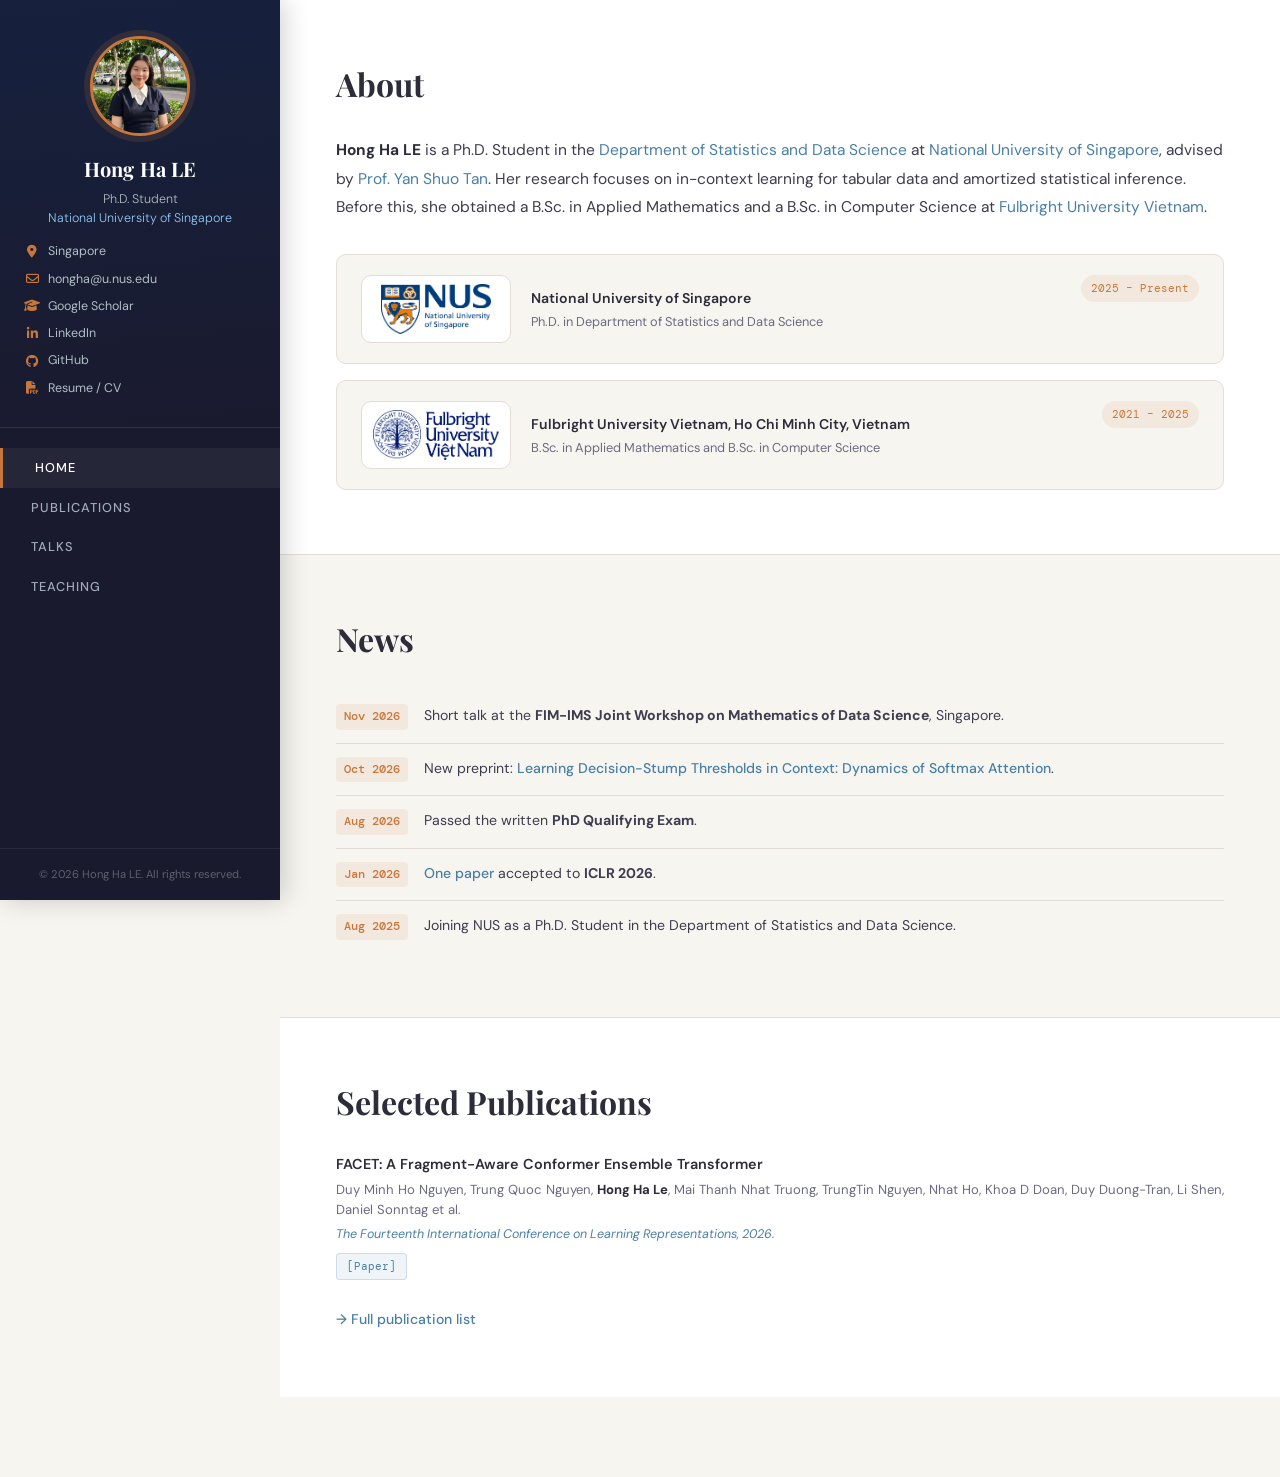
<file: index.html>
<!DOCTYPE HTML>
<html lang="en">

<head>
  <meta charset="utf-8">
  <meta name="viewport" content="width=device-width, initial-scale=1">
  <title> Ha Le</title>
  <link
    href="https://fonts.googleapis.com/css2?family=Playfair+Display:ital,wght@0,400;0,600;0,700;1,400&family=DM+Sans:wght@300;400;500;600&family=DM+Mono:wght@400;500&display=swap"
    rel="stylesheet">
  <link rel="stylesheet" href="https://cdnjs.cloudflare.com/ajax/libs/font-awesome/6.5.0/css/all.min.css">
  <link rel="stylesheet" href="css/style.css">
  <link rel="icon" type="image/jpeg" href="images/avatar.jpg">
</head>

<body>

  <!-- Mobile menu button -->
  <button class="mobile-toggle" id="mobileToggle" aria-label="Open menu">
    <i class="fa fa-bars"></i> Menu
  </button>

  <!-- ── SIDEBAR ──────────────────────────────────────────── -->
  <aside id="sidebar">
    <div class="sidebar-top">
      <div class="avatar-wrap">
        <!-- Replace src with your photo, or remove img for the placeholder icon -->
        <img src="images/avatar.jpg" alt="Hong Ha LE">
        <div class="avatar-placeholder"><i class="fa-solid fa-user"></i></div>
      </div>
      <div class="sidebar-name">Hong Ha LE</div>
      <div class="sidebar-role">
        Ph.D. Student<br>
        <a href="https://nus.edu.sg" target="_blank">National University of Singapore</a>
      </div>
      <div class="sidebar-links">
        <span><i class="fa-solid fa-location-dot"></i> Singapore</span>
        <a href="mailto:hongha@u.nus.edu"><i class="fa-regular fa-envelope"></i> hongha@u.nus.edu</a>
        <a href="https://scholar.google.com/citations?user=NXaNcBgAAAAJ&hl=en" target="_blank"><i
            class="fa-solid fa-graduation-cap"></i> Google Scholar</a>
        <a href="https://www.linkedin.com/in/hale30/" target="_blank"><i class="fa-brands fa-linkedin-in"></i>
          LinkedIn</a>
        <a href="https://github.com/lthha" target="_blank"><i class="fa-brands fa-github"></i> GitHub</a>
        <a href="cv/cv.pdf" target="_blank"><i class="fa-solid fa-file-pdf"></i> Resume / CV</a>
      </div>
    </div>

    <nav>
      <ul>
        <li><a href="index.html" class="nav-link">Home</a></li>
        <li><a href="publications.html" class="nav-link">Publications</a></li>
        <li><a href="talks.html" class="nav-link">Talks</a></li>
        <li><a href="teaching.html" class="nav-link">Teaching</a></li>
      </ul>
    </nav>

    <div class="sidebar-footer">
      &copy; <span id="year"></span> Hong Ha LE. All rights reserved.
    </div>
  </aside>

  <!-- ── MAIN ─────────────────────────────────────────────── -->
  <main id="main">

    <!-- HOME -->
    <section class="section" id="home">
      <div class="fade-in">
        <!-- <div class="section-meta">Hello there!</div> -->
        <h2 class="section-title">About</h2>
      </div>

      <p class="bio-text fade-in">
        <strong>Hong Ha LE</strong> is a Ph.D. Student in the <a href="https://www.stat.nus.edu.sg/">Department of
          Statistics and Data Science</a>
        at <a href="https://nus.edu.sg">National University of Singapore</a>, advised by <a
          href="https://yanshuotan.github.io/">Prof. Yan Shuo Tan</a>.
        Her research focuses on in-context learning for tabular data and amortized statistical inference.
        Before this, she obtained a B.Sc. in Applied Mathematics and a B.Sc. in Computer Science at <a
          href="https://fulbright.edu.vn/">Fulbright University Vietnam</a>.
      </p>

      <div class="edu-cards fade-in">
        <div class="edu-card">
          <img class="edu-logo" src="images/nus_logo_trimmed.png" alt="NUS">
          <div class="edu-info">
            <h4>National University of Singapore</h4>
            <p>Ph.D. in Department of Statistics and Data Science</p>
          </div>
          <span class="edu-badge">2025 – Present</span>
        </div>
        <div class="edu-card">
          <img class="edu-logo" src="images/fulbright_logo.webp" alt="Fulbright">
          <div class="edu-info">
            <h4>Fulbright University Vietnam, Ho Chi Minh City, Vietnam</h4>
            <p>B.Sc. in Applied Mathematics and B.Sc. in Computer Science</p>
          </div>
          <span class="edu-badge">2021 – 2025</span>
        </div>
      </div>
    </section>

    <!-- NEWS -->
    <section class="section" id="news">
      <div class="fade-in">
        <!-- <div class="section-meta">Something Exciting to Share</div> -->
        <h2 class="section-title">News</h2>
      </div>

      <ul class="news-list">
        <li class="news-item fade-in">
          <span class="news-date">Nov 2026</span>
          <span class="news-text">Short talk at the <strong>FIM-IMS Joint Workshop on Mathematics of Data
              Science</strong>, Singapore.</span>
        </li>
        <li class="news-item fade-in">
          <span class="news-date">Oct 2026</span>
          <span class="news-text">New preprint: <a href="https://arxiv.org/abs/2610.07074">Learning Decision-Stump
              Thresholds in Context: Dynamics of Softmax Attention</a>.</span>
        </li>
        <li class="news-item fade-in">
          <span class="news-date">Aug 2026</span>
          <span class="news-text">Passed the written <strong>PhD Qualifying Exam</strong>.</span>
        </li>
        <li class="news-item fade-in">
          <span class="news-date">Jan 2026</span>
          <span class="news-text"><a href="https://openreview.net/pdf?id=cpwbXHvd2h">One paper</a> accepted to
            <strong>ICLR 2026</strong>.</span>
        </li>
        <li class="news-item fade-in">
          <span class="news-date">Aug 2025</span>
          <span class="news-text">Joining NUS as a Ph.D. Student in the Department of Statistics and Data
            Science.</span>
        </li>
      </ul>
    </section>

    <!-- PUBLICATIONS -->
    <section class="section" id="publications">
      <div class="fade-in">
        <!-- <div class="section-meta">Publication</div> -->
        <h2 class="section-title">Selected Publications</h2>
      </div>

      <div class="pub-list">

        <div class="pub-item fade-in">
          <div class="pub-body">
            <div class="pub-title">FACET: A Fragment-Aware Conformer Ensemble Transformer</div>
            <div class="pub-authors">Duy Minh Ho Nguyen, Trung Quoc Nguyen, <strong>Hong Ha Le</strong>, Mai Thanh
              Nhat Truong, TrungTin Nguyen, Nhat Ho, Khoa D Doan, Duy Duong-Tran, Li Shen, Daniel Sonntag et al.</div>
            <div class="pub-venue">The Fourteenth International Conference on Learning Representations, 2026.</div>
            <div class="pub-links">
              <a class="pub-link" href="https://openreview.net/pdf?id=cpwbXHvd2h" target="_blank">[Paper]</a>
            </div>
          </div>
        </div>
      </div>

      <a class="more-link fade-in" href="publications.html">→ Full publication list</a>
    </section>

    <!-- EXPERIENCE (commented out)
    <section class="section" id="experience">
      <div class="fade-in">
        <h2 class="section-title">Experience</h2>
      </div>

      <div class="timeline">
        <div class="timeline-item">
          <div class="timeline-dot"></div>
          <div class="tl-header">
            <div class="tl-company"><a href="https://nus.edu.sg/" target="_blank">National University of
                Singapore</a></div>
            <span class="tl-date">Jan 2026 – Present</span>
          </div>
          <div class="tl-role">Graduate Teaching Assistant</div>
          <div class="tl-desc">ST2334: Probability and Statistics (Spring 2026, Fall 2026)</div>
        </div>

        <div class="timeline-item">
          <div class="timeline-dot"></div>
          <div class="tl-header">
            <div class="tl-company"><a href="https://www.dfki.de/en" target="_blank">German Research Center for
                Artificial Intelligence (DFKI)</a></div>
            <span class="tl-date">Dec 2024 – June 2025</span>
          </div>
          <div class="tl-role">Research Intern</div>
          <div class="tl-desc">Worked on Drug Discovery project using Graph Transformers.</div>
        </div>

        <div class="timeline-item">
          <div class="timeline-dot"></div>
          <div class="tl-header">
            <div class="tl-company"><a href="https://vinbigdata.com/en" target="_blank">VinBigData, Hanoi,
                Vietnam</a></div>
            <span class="tl-date">Jul 2024 – Dec 2024</span>
          </div>
          <div class="tl-role">Research Trainee</div>
          <div class="tl-desc">Application Driven Mathematics Program, focusing on Machine Learning and Data
            Science.</div>
        </div>

        <div class="timeline-item">
          <div class="timeline-dot"></div>
          <div class="tl-header">
            <div class="tl-company"><a href="https://fulbright.edu.vn/" target="_blank">Fulbright University Vietnam</a>
            </div>
            <span class="tl-date">Sep 2022 – Dec 2023</span>
          </div>
          <div class="tl-role">Teaching Assistant</div>
          <div class="tl-desc">CS104: Introduction to Computer Science, MATH308: Statistical Learning, MATH105:
            Introduction to Data Analysis, MATH101: Calculus</div>
        </div>
      </div>
    </section>
    -->

    <!-- RESEARCH (commented out)
    <section class="section" id="research">
      <div class="fade-in">
        <div class="section-meta">Research Activities</div>
        <h2 class="section-title">On-going Projects</h2>
      </div>

      <div class="project-cards">

        <div class="proj-card fade-in">
          <div class="proj-img">
            🔬
          </div>
          <div class="proj-body">
            <div class="proj-title">Project Title One <a href="#" target="_blank">[Project Page]</a></div>
            <p class="proj-meta"><strong>Your Name</strong> leads the AI/ML component of this project.</p>
            <p class="proj-pi"><em>PI:</em> Prof. Advisor Name. <em>Collaborators:</em> Name A, Name B.</p>
          </div>
        </div>

      </div>

      <div class="services-section fade-in">
        <h3>Services</h3>
      </div>
    </section>
    -->

    <!-- BLOG (commented out)
    <section class="section" id="blog">
      <div class="fade-in">
        <div class="section-meta">Thoughts & Writing</div>
        <h2 class="section-title">Blog</h2>
      </div>

      <div class="blog-grid">

        <article class="blog-card fade-in">
          <div class="blog-card-top">
            <span class="blog-tag">Research</span>
            <span class="blog-date">Mar 2026</span>
          </div>
          <h3 class="blog-title">
            <a href="post.html?post=coursework">Empirical Transfer Bounds in ICL</a>
          </h3>
          <p class="blog-excerpt">
            A short 1–2 sentence summary of what this post is about. Keep it punchy so readers want to click through.
          </p>
          <a class="blog-read-more" href="post.html?post=coursework">Read more →</a>
        </article>

      </div>
    </section>
    -->

    <!--
    <section class="section" id="misc">
      <div class="fade-in">
        <div class="section-meta">About Me & Memorable Moments</div>
        <h2 class="section-title">Miscellaneous</h2>
      </div>

      <div class="misc-grid">
        <div class="misc-card fade-in">
          <div class="misc-card-placeholder">🏆</div>
          <div class="misc-card-body">
            <div class="misc-card-title">Award Name – Institution</div>
            <div class="misc-card-date">April 2025</div>
          </div>
        </div>
      </div>

      <div class="collapse-panels fade-in">
        <div class="cpanel" id="cp-news">
          <div class="cpanel-header" onclick="togglePanel('cp-news')">
            In the News
            <i class="fa fa-chevron-down cpanel-chevron"></i>
          </div>
          <div class="cpanel-body">
            <div class="cpanel-inner">
              <ol>
                <li><a href="#" target="_blank">News article title – Source, Year</a></li>
                <li><a href="#" target="_blank">Another news feature or interview</a></li>
                <li><a href="#" target="_blank">Press coverage or media appearance</a></li>
              </ol>
            </div>
          </div>
        </div>

        <div class="cpanel" id="cp-achiev">
          <div class="cpanel-header" onclick="togglePanel('cp-achiev')">
            Undergraduate Achievements
            <i class="fa fa-chevron-down cpanel-chevron"></i>
          </div>
          <div class="cpanel-body">
            <div class="cpanel-inner">
              <ol>
                <li>Regional Winner in [Field] – <a href="#" target="_blank">Award Program Name</a></li>
                <li>First prize in [Competition Name], Year</li>
                <li>Third prize in <a href="#" target="_blank">Challenge Name</a></li>
              </ol>
            </div>
          </div>
        </div>

        <div class="cpanel" id="cp-about">
          <div class="cpanel-header" onclick="togglePanel('cp-about')">
            About Me
            <i class="fa fa-chevron-down cpanel-chevron"></i>
          </div>
          <div class="cpanel-body">
            <div class="cpanel-inner">
              <ul>
                <li>I was born in <a href="#" target="_blank">City, Country</a>. [A fun personal fact or link!]</li>
                <li>In my free time I enjoy [hobby 1], [hobby 2], and [hobby 3].</li>
                <li>Favorite quote: <em>"Quote that inspires you."</em></li>
              </ul>
            </div>
          </div>
        </div>
      </div>

      <div class="visitors-map-wrap fade-in">
        <div class="visitors-map-label">🌏 Visitors around the world</div>
        <script type='text/javascript' id='clustrmaps' src='//cdn.clustrmaps.com/map_v2.js?cl=ffffff&w=300&t=n&d=7KeGvkZt9CQPgxpTWUU1JJLZN50oeGoRVE39uC1-jqA&cmo=3acc3a&co=2d78ad&cmn=f0f236&ct=ffffff'></script>
        <noscript>
          <a href="https://clustrmaps.com" title="Visitor Map">
            <img src="//clustrmaps.com/map_v2.png?d=YOUR_MAP_ID" alt="Visitor Map" style="width:100%;border-radius:12px;" />
          </a>
        </noscript>
      </div>
    </section>
    -->

  </main>

  <script src="js/main.js"></script>
</body>

</html>
</file>
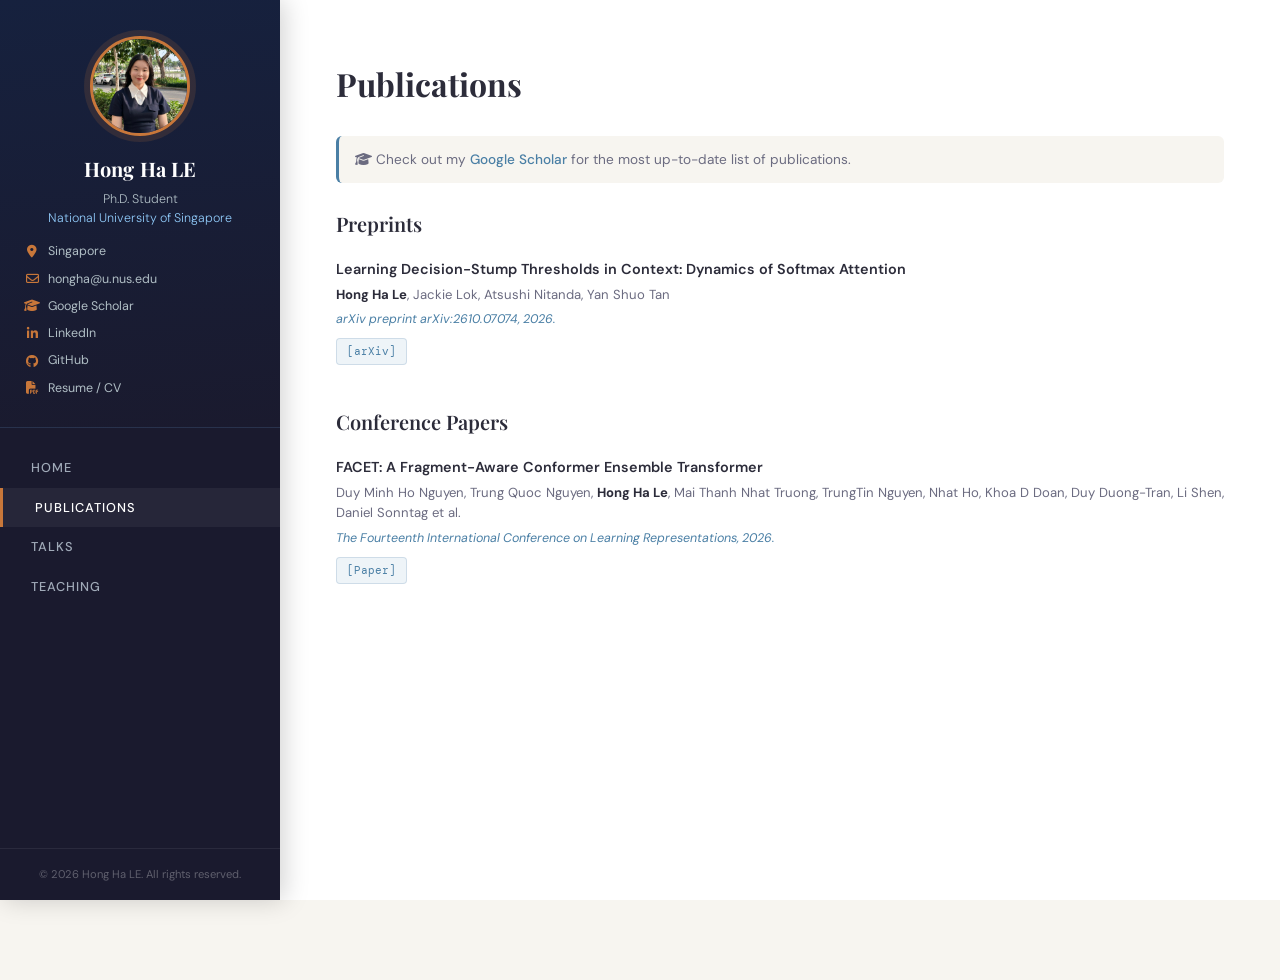
<file: publications.html>
<!DOCTYPE HTML>
<html lang="en">

<head>
  <meta charset="utf-8">
  <meta name="viewport" content="width=device-width, initial-scale=1">
  <title>Publications – Ha Le</title>
  <link
    href="https://fonts.googleapis.com/css2?family=Playfair+Display:ital,wght@0,400;0,600;0,700;1,400&family=DM+Sans:wght@300;400;500;600&family=DM+Mono:wght@400;500&display=swap"
    rel="stylesheet">
  <link rel="stylesheet" href="https://cdnjs.cloudflare.com/ajax/libs/font-awesome/6.5.0/css/all.min.css">
  <link rel="stylesheet" href="css/style.css">
  <link rel="icon" type="image/jpeg" href="images/avatar.jpg">
</head>

<body>

  <!-- Mobile menu button -->
  <button class="mobile-toggle" id="mobileToggle" aria-label="Open menu">
    <i class="fa fa-bars"></i> Menu
  </button>

  <!-- ── SIDEBAR ──────────────────────────────────────────── -->
  <aside id="sidebar">
    <div class="sidebar-top">
      <div class="avatar-wrap">
        <!-- Replace src with your photo, or remove img for the placeholder icon -->
        <img src="images/avatar.jpg" alt="Hong Ha LE">
        <div class="avatar-placeholder"><i class="fa-solid fa-user"></i></div>
      </div>
      <div class="sidebar-name">Hong Ha LE</div>
      <div class="sidebar-role">
        Ph.D. Student<br>
        <a href="https://nus.edu.sg" target="_blank">National University of Singapore</a>
      </div>
      <div class="sidebar-links">
        <span><i class="fa-solid fa-location-dot"></i> Singapore</span>
        <a href="mailto:hongha@u.nus.edu"><i class="fa-regular fa-envelope"></i> hongha@u.nus.edu</a>
        <a href="https://scholar.google.com/citations?user=NXaNcBgAAAAJ&hl=en" target="_blank"><i
            class="fa-solid fa-graduation-cap"></i> Google Scholar</a>
        <a href="https://www.linkedin.com/in/hale30/" target="_blank"><i class="fa-brands fa-linkedin-in"></i>
          LinkedIn</a>
        <a href="https://github.com/lthha" target="_blank"><i class="fa-brands fa-github"></i> GitHub</a>
        <a href="cv/cv.pdf" target="_blank"><i class="fa-solid fa-file-pdf"></i> Resume / CV</a>
      </div>
    </div>

    <nav>
      <ul>
        <li><a href="index.html" class="nav-link">Home</a></li>
        <li><a href="publications.html" class="nav-link">Publications</a></li>
        <li><a href="talks.html" class="nav-link">Talks</a></li>
        <li><a href="teaching.html" class="nav-link">Teaching</a></li>
      </ul>
    </nav>

    <div class="sidebar-footer">
      &copy; <span id="year"></span> Hong Ha LE. All rights reserved.
    </div>
  </aside>

  <!-- ── MAIN ─────────────────────────────────────────────── -->
  <main id="main">

    <section class="section" id="publications">
      <div class="fade-in">
        <h2 class="section-title">Publications</h2>
      </div>

      <div class="scholar-note fade-in">
        <i class="fa-solid fa-graduation-cap"></i>
        Check out my <a href="https://scholar.google.com/citations?user=NXaNcBgAAAAJ&hl=en" target="_blank">Google
          Scholar</a> for the most up-to-date list of publications.
      </div>

      <h3 class="pub-group-title fade-in">Preprints</h3>
      <div class="pub-list">
        <div class="pub-item fade-in">
          <div class="pub-body">
            <div class="pub-title">Learning Decision-Stump Thresholds in Context: Dynamics of Softmax Attention</div>
            <div class="pub-authors"><strong>Hong Ha Le</strong>, Jackie Lok, Atsushi Nitanda, Yan Shuo Tan</div>
            <div class="pub-venue">arXiv preprint arXiv:2610.07074, 2026.</div>
            <div class="pub-links">
              <a class="pub-link" href="https://arxiv.org/abs/2610.07074" target="_blank">[arXiv]</a>
            </div>
          </div>
        </div>
      </div>

      <h3 class="pub-group-title fade-in">Conference Papers</h3>
      <div class="pub-list">
        <div class="pub-item fade-in">
          <div class="pub-body">
            <div class="pub-title">FACET: A Fragment-Aware Conformer Ensemble Transformer</div>
            <div class="pub-authors">Duy Minh Ho Nguyen, Trung Quoc Nguyen, <strong>Hong Ha Le</strong>, Mai Thanh
              Nhat Truong, TrungTin Nguyen, Nhat Ho, Khoa D Doan, Duy Duong-Tran, Li Shen, Daniel Sonntag et al.</div>
            <div class="pub-venue">The Fourteenth International Conference on Learning Representations, 2026.</div>
            <div class="pub-links">
              <a class="pub-link" href="https://openreview.net/pdf?id=cpwbXHvd2h" target="_blank">[Paper]</a>
            </div>
          </div>
        </div>
      </div>
    </section>
  </main>

  <script src="js/main.js"></script>
</body>

</html>
</file>
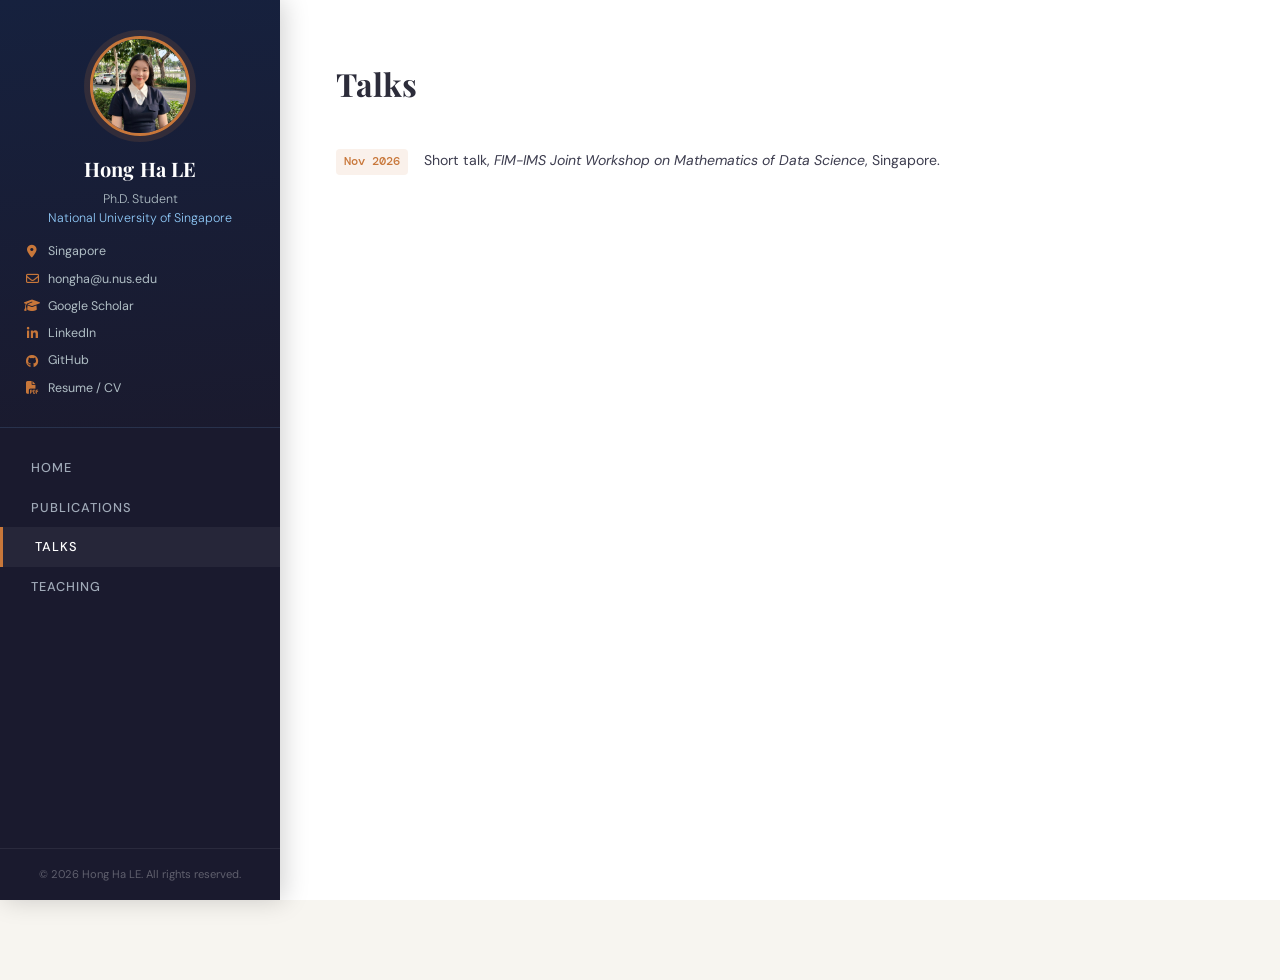
<file: talks.html>
<!DOCTYPE HTML>
<html lang="en">

<head>
  <meta charset="utf-8">
  <meta name="viewport" content="width=device-width, initial-scale=1">
  <title>Talks – Ha Le</title>
  <link
    href="https://fonts.googleapis.com/css2?family=Playfair+Display:ital,wght@0,400;0,600;0,700;1,400&family=DM+Sans:wght@300;400;500;600&family=DM+Mono:wght@400;500&display=swap"
    rel="stylesheet">
  <link rel="stylesheet" href="https://cdnjs.cloudflare.com/ajax/libs/font-awesome/6.5.0/css/all.min.css">
  <link rel="stylesheet" href="css/style.css">
  <link rel="icon" type="image/jpeg" href="images/avatar.jpg">
</head>

<body>

  <!-- Mobile menu button -->
  <button class="mobile-toggle" id="mobileToggle" aria-label="Open menu">
    <i class="fa fa-bars"></i> Menu
  </button>

  <!-- ── SIDEBAR ──────────────────────────────────────────── -->
  <aside id="sidebar">
    <div class="sidebar-top">
      <div class="avatar-wrap">
        <!-- Replace src with your photo, or remove img for the placeholder icon -->
        <img src="images/avatar.jpg" alt="Hong Ha LE">
        <div class="avatar-placeholder"><i class="fa-solid fa-user"></i></div>
      </div>
      <div class="sidebar-name">Hong Ha LE</div>
      <div class="sidebar-role">
        Ph.D. Student<br>
        <a href="https://nus.edu.sg" target="_blank">National University of Singapore</a>
      </div>
      <div class="sidebar-links">
        <span><i class="fa-solid fa-location-dot"></i> Singapore</span>
        <a href="mailto:hongha@u.nus.edu"><i class="fa-regular fa-envelope"></i> hongha@u.nus.edu</a>
        <a href="https://scholar.google.com/citations?user=NXaNcBgAAAAJ&hl=en" target="_blank"><i
            class="fa-solid fa-graduation-cap"></i> Google Scholar</a>
        <a href="https://www.linkedin.com/in/hale30/" target="_blank"><i class="fa-brands fa-linkedin-in"></i>
          LinkedIn</a>
        <a href="https://github.com/lthha" target="_blank"><i class="fa-brands fa-github"></i> GitHub</a>
        <a href="cv/cv.pdf" target="_blank"><i class="fa-solid fa-file-pdf"></i> Resume / CV</a>
      </div>
    </div>

    <nav>
      <ul>
        <li><a href="index.html" class="nav-link">Home</a></li>
        <li><a href="publications.html" class="nav-link">Publications</a></li>
        <li><a href="talks.html" class="nav-link">Talks</a></li>
        <li><a href="teaching.html" class="nav-link">Teaching</a></li>
      </ul>
    </nav>

    <div class="sidebar-footer">
      &copy; <span id="year"></span> Hong Ha LE. All rights reserved.
    </div>
  </aside>

  <!-- ── MAIN ─────────────────────────────────────────────── -->
  <main id="main">

    <section class="section" id="talks">
      <div class="fade-in">
        <h2 class="section-title">Talks</h2>
      </div>

      <ul class="news-list">
        <li class="news-item fade-in">
          <span class="news-date">Nov 2026</span>
          <span class="news-text">Short talk, <em>FIM-IMS Joint Workshop on Mathematics of Data Science</em>,
            Singapore.</span>
        </li>
      </ul>
    </section>
  </main>

  <script src="js/main.js"></script>
</body>

</html>
</file>
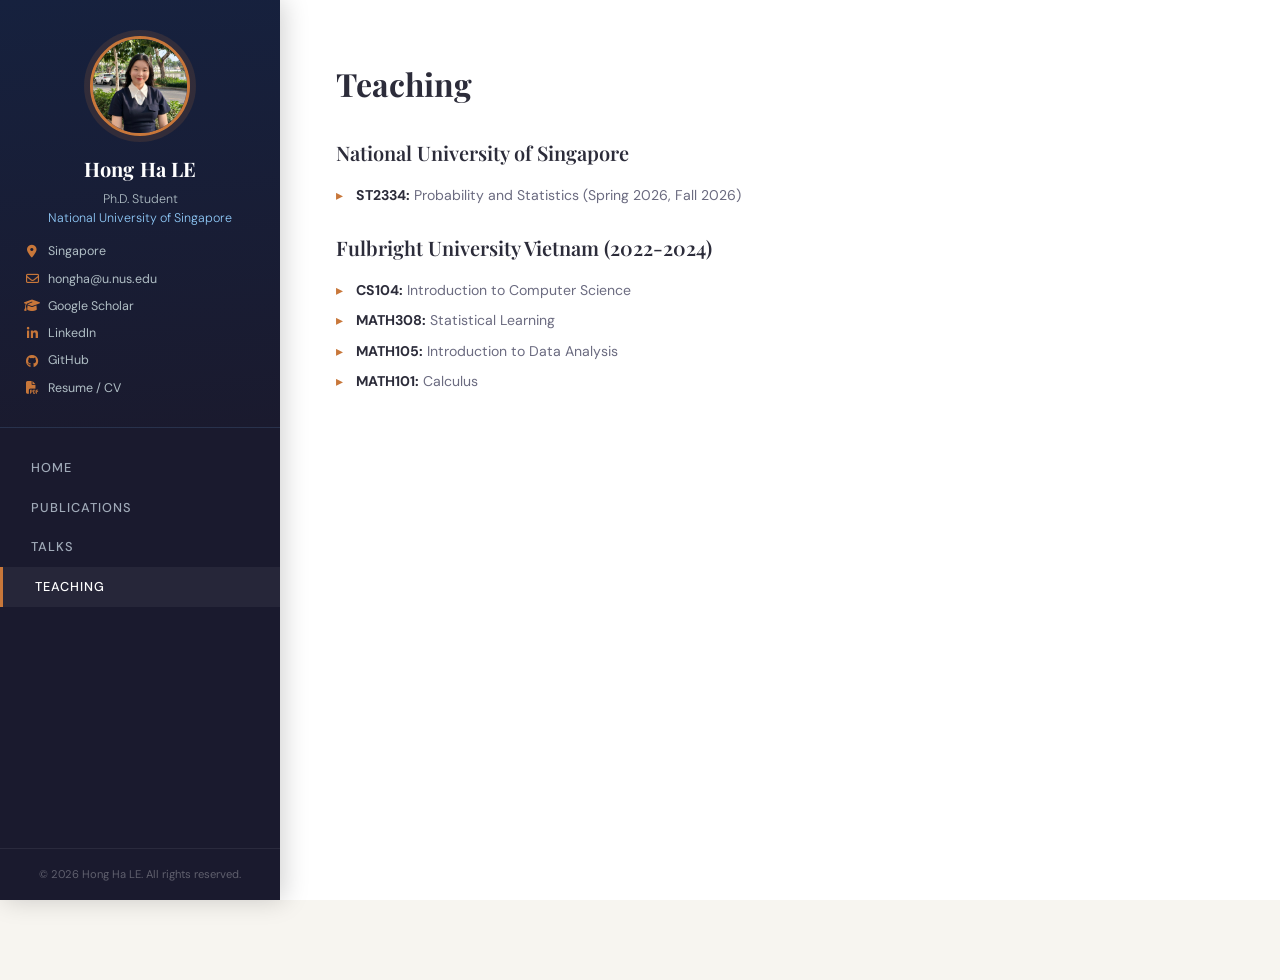
<file: teaching.html>
<!DOCTYPE HTML>
<html lang="en">

<head>
  <meta charset="utf-8">
  <meta name="viewport" content="width=device-width, initial-scale=1">
  <title>Teaching – Ha Le</title>
  <link
    href="https://fonts.googleapis.com/css2?family=Playfair+Display:ital,wght@0,400;0,600;0,700;1,400&family=DM+Sans:wght@300;400;500;600&family=DM+Mono:wght@400;500&display=swap"
    rel="stylesheet">
  <link rel="stylesheet" href="https://cdnjs.cloudflare.com/ajax/libs/font-awesome/6.5.0/css/all.min.css">
  <link rel="stylesheet" href="css/style.css">
  <link rel="icon" type="image/jpeg" href="images/avatar.jpg">
</head>

<body>

  <!-- Mobile menu button -->
  <button class="mobile-toggle" id="mobileToggle" aria-label="Open menu">
    <i class="fa fa-bars"></i> Menu
  </button>

  <!-- ── SIDEBAR ──────────────────────────────────────────── -->
  <aside id="sidebar">
    <div class="sidebar-top">
      <div class="avatar-wrap">
        <!-- Replace src with your photo, or remove img for the placeholder icon -->
        <img src="images/avatar.jpg" alt="Hong Ha LE">
        <div class="avatar-placeholder"><i class="fa-solid fa-user"></i></div>
      </div>
      <div class="sidebar-name">Hong Ha LE</div>
      <div class="sidebar-role">
        Ph.D. Student<br>
        <a href="https://nus.edu.sg" target="_blank">National University of Singapore</a>
      </div>
      <div class="sidebar-links">
        <span><i class="fa-solid fa-location-dot"></i> Singapore</span>
        <a href="mailto:hongha@u.nus.edu"><i class="fa-regular fa-envelope"></i> hongha@u.nus.edu</a>
        <a href="https://scholar.google.com/citations?user=NXaNcBgAAAAJ&hl=en" target="_blank"><i
            class="fa-solid fa-graduation-cap"></i> Google Scholar</a>
        <a href="https://www.linkedin.com/in/hale30/" target="_blank"><i class="fa-brands fa-linkedin-in"></i>
          LinkedIn</a>
        <a href="https://github.com/lthha" target="_blank"><i class="fa-brands fa-github"></i> GitHub</a>
        <a href="cv/cv.pdf" target="_blank"><i class="fa-solid fa-file-pdf"></i> Resume / CV</a>
      </div>
    </div>

    <nav>
      <ul>
        <li><a href="index.html" class="nav-link">Home</a></li>
        <li><a href="publications.html" class="nav-link">Publications</a></li>
        <li><a href="talks.html" class="nav-link">Talks</a></li>
        <li><a href="teaching.html" class="nav-link">Teaching</a></li>
      </ul>
    </nav>

    <div class="sidebar-footer">
      &copy; <span id="year"></span> Hong Ha LE. All rights reserved.
    </div>
  </aside>

  <!-- ── MAIN ─────────────────────────────────────────────── -->
  <main id="main">

    <section class="section" id="teaching">
      <div class="fade-in">
        <h2 class="section-title">Teaching</h2>
      </div>

      <div class="services-section fade-in">
        <h3>National University of Singapore</h3>
        <ul class="service-list" style="margin-bottom: 24px;">
          <li><b>ST2334:</b> Probability and Statistics (Spring 2026, Fall 2026)</li>
        </ul>

        <h3>Fulbright University Vietnam (2022-2024)</h3>
        <ul class="service-list">
          <li><b>CS104:</b> Introduction to Computer Science</li>
          <li><b>MATH308:</b> Statistical Learning</li>
          <li><b>MATH105:</b> Introduction to Data Analysis</li>
          <li><b>MATH101:</b> Calculus</li>
        </ul>
      </div>
    </section>
  </main>

  <script src="js/main.js"></script>
</body>

</html>
</file>
<file: css/style.css>
/* ── RESET & VARIABLES ─────────────────────────────── */
*,
*::before,
*::after {
  box-sizing: border-box;
  margin: 0;
  padding: 0;
}

:root {
  --bg: #f7f5f0;
  --surface: #ffffff;
  --sidebar: #1a1a2e;
  --sidebar-alt: #16213e;
  --accent: #c8773a;
  --accent2: #4a7fa5;
  --text: #2c2c3a;
  --muted: #6b6b80;
  --border: #e2ddd6;
  --tag-bg: #eef4f8;
  --timeline-line: #d0c9be;
  --serif: 'Playfair Display', Georgia, serif;
  --sans: 'DM Sans', sans-serif;
  --mono: 'DM Mono', monospace;
  --sidebar-w: 280px;
  --trans: 0.25s ease;
}

html {
  scroll-behavior: smooth;
}

body {
  font-family: var(--sans);
  background: var(--bg);
  color: var(--text);
  display: flex;
  min-height: 100vh;
  font-size: 15px;
  line-height: 1.7;
}

a {
  color: var(--accent2);
  text-decoration: none;
  transition: color var(--trans);
}

a:hover {
  color: var(--accent);
}

/* ── SIDEBAR ────────────────────────────────────────── */
#sidebar {
  position: fixed;
  top: 0;
  left: 0;
  width: var(--sidebar-w);
  height: 100vh;
  background: var(--sidebar);
  color: #e8e4da;
  display: flex;
  flex-direction: column;
  overflow-y: auto;
  z-index: 100;
  box-shadow: 4px 0 24px rgba(0, 0, 0, 0.18);
}

.sidebar-top {
  padding: 36px 24px 28px;
  text-align: center;
  border-bottom: 1px solid rgba(255, 255, 255, 0.08);
  background: linear-gradient(175deg, var(--sidebar-alt) 0%, var(--sidebar) 100%);
}

.avatar-wrap {
  width: 100px;
  height: 100px;
  border-radius: 50%;
  margin: 0 auto 16px;
  border: 3px solid var(--accent);
  overflow: hidden;
  background: #2d3561;
  display: flex;
  align-items: center;
  justify-content: center;
  box-shadow: 0 0 0 6px rgba(200, 119, 58, 0.15);
  position: relative;
}

.avatar-wrap img {
  position: absolute;
  top: 0;
  left: 0;
  width: 100%;
  height: 100%;
  object-fit: cover;
  z-index: 2;
}

.avatar-placeholder {
  font-size: 40px;
  color: rgba(255, 255, 255, 0.4);
  z-index: 1;
}

.sidebar-name {
  font-family: var(--serif);
  font-size: 1.25rem;
  font-weight: 700;
  color: #fff;
  letter-spacing: 0.01em;
  margin-bottom: 4px;
}

.sidebar-role {
  font-size: 0.78rem;
  color: #b0bec5;
  font-weight: 300;
  margin-bottom: 4px;
  line-height: 1.5;
}

.sidebar-role a {
  color: #90caf9;
}

.sidebar-role a:hover {
  color: var(--accent);
}

.sidebar-links {
  margin-top: 14px;
  display: flex;
  flex-direction: column;
  gap: 6px;
  text-align: left;
}

.sidebar-links a,
.sidebar-links span {
  color: #b0bec5;
  font-size: 0.78rem;
  display: flex;
  align-items: center;
  gap: 8px;
  transition: color var(--trans);
}

.sidebar-links a:hover {
  color: var(--accent);
}

.sidebar-links i {
  width: 16px;
  text-align: center;
  color: var(--accent);
  font-size: 0.8rem;
}

/* NAV */
#sidebar nav {
  padding: 20px 0;
  flex: 1;
}

#sidebar nav ul {
  list-style: none;
}

#sidebar nav ul li a {
  display: block;
  padding: 9px 28px;
  color: #a0aab8;
  font-size: 0.8rem;
  font-weight: 500;
  letter-spacing: 0.08em;
  text-transform: uppercase;
  transition: all var(--trans);
  border-left: 3px solid transparent;
}

#sidebar nav ul li a:hover,
#sidebar nav ul li a.active {
  color: #fff;
  border-left-color: var(--accent);
  background: rgba(255, 255, 255, 0.05);
  padding-left: 32px;
}

.sidebar-footer {
  padding: 16px 24px;
  font-size: 0.7rem;
  color: rgba(255, 255, 255, 0.3);
  text-align: center;
  border-top: 1px solid rgba(255, 255, 255, 0.07);
}

/* ── MAIN CONTENT ───────────────────────────────────── */
#main {
  margin-left: var(--sidebar-w);
  flex: 1;
  padding: 0 0 80px;
}

/* ── SECTION SHELL ──────────────────────────────────── */
.section {
  padding: 64px 56px;
  border-bottom: 1px solid var(--border);
}

.section:last-child {
  border-bottom: none;
}

.section-meta {
  font-family: var(--mono);
  font-size: 0.72rem;
  color: var(--accent);
  letter-spacing: 0.15em;
  text-transform: uppercase;
  margin-bottom: 6px;
}

.section-title {
  font-family: var(--serif);
  font-size: 2rem;
  font-weight: 700;
  color: var(--text);
  margin-bottom: 32px;
  line-height: 1.25;
}

/* ── HOME / BIOGRAPHY ───────────────────────────────── */
#home {
  background: var(--surface);
}

.bio-text {
  font-size: 0.97rem;
  line-height: 1.85;
  color: #3d3d4f;
  margin-bottom: 32px;
}

.bio-text strong {
  color: var(--text);
}

/* Education cards */
.edu-cards {
  display: flex;
  flex-direction: column;
  gap: 16px;
}

.edu-card {
  background: var(--bg);
  border: 1px solid var(--border);
  border-radius: 10px;
  padding: 20px 24px;
  display: flex;
  align-items: center;
  gap: 20px;
  transition: box-shadow var(--trans), transform var(--trans);
}

.edu-card:hover {
  box-shadow: 0 6px 24px rgba(0, 0, 0, 0.07);
  transform: translateY(-2px);
}

/* Full horizontal logo in a white tile: same box for every school so text lines up */
.edu-logo {
  width: 150px;
  height: 68px;
  padding: 8px 10px;
  border-radius: 10px;
  background: var(--surface);
  border: 1px solid var(--border);
  object-fit: contain;
  flex-shrink: 0;
}

@media (max-width: 768px) {
  .edu-logo {
    width: 110px;
    height: 52px;
    padding: 6px 8px;
  }
}

.edu-info h4 {
  font-weight: 600;
  font-size: 0.88rem;
  color: var(--text);
  margin-bottom: 2px;
}

.edu-info p {
  font-size: 0.8rem;
  color: var(--muted);
  margin: 0;
  line-height: 1.5;
}

.edu-badge {
  margin-left: auto;
  font-family: var(--mono);
  font-size: 0.7rem;
  color: var(--accent);
  background: rgba(200, 119, 58, 0.1);
  padding: 4px 10px;
  border-radius: 20px;
  white-space: nowrap;
  align-self: flex-start;
}

/* ── NEWS ───────────────────────────────────────────── */
#news {
  background: var(--bg);
}

.news-list {
  list-style: none;
  display: flex;
  flex-direction: column;
  gap: 0;
}

.news-item {
  display: flex;
  gap: 16px;
  padding: 13px 0;
  border-bottom: 1px solid var(--border);
  align-items: baseline;
  transition: background var(--trans);
}

.news-item:last-child {
  border-bottom: none;
}

.news-date {
  font-family: var(--mono);
  font-size: 0.72rem;
  color: var(--accent);
  background: rgba(200, 119, 58, 0.1);
  padding: 3px 8px;
  border-radius: 4px;
  white-space: nowrap;
  flex-shrink: 0;
  font-weight: 500;
}

.news-text {
  font-size: 0.88rem;
  color: #3d3d4f;
  line-height: 1.6;
}

.news-text a {
  font-weight: 500;
}

/* ── PUBLICATIONS ───────────────────────────────────── */
#publications {
  background: var(--surface);
}

.pub-list {
  display: flex;
  flex-direction: column;
  gap: 24px;
}

.pub-item {
  display: flex;
  gap: 20px;
  padding-bottom: 24px;
  border-bottom: 1px solid var(--border);
  align-items: flex-start;
}

.pub-item:last-child {
  border-bottom: none;
  padding-bottom: 0;
}

.pub-thumb {
  width: 120px;
  height: 82px;
  flex-shrink: 0;
  border-radius: 6px;
  background: linear-gradient(135deg, #e8f0f8 0%, #d0dff0 100%);
  display: flex;
  align-items: center;
  justify-content: center;
  font-size: 1.8rem;
  color: rgba(74, 127, 165, 0.4);
  overflow: hidden;
  border: 1px solid var(--border);
}

.pub-thumb img {
  width: 100%;
  height: 100%;
  object-fit: cover;
}

.pub-body {
  flex: 1;
}

.pub-title {
  font-size: 0.9rem;
  font-weight: 600;
  color: var(--text);
  line-height: 1.5;
  margin-bottom: 4px;
}

.pub-authors {
  font-size: 0.82rem;
  color: var(--muted);
  line-height: 1.55;
  margin-bottom: 4px;
}

.pub-authors strong {
  color: var(--text);
}

.pub-venue {
  font-size: 0.78rem;
  color: var(--accent2);
  font-style: italic;
  margin-bottom: 8px;
}

.pub-links {
  display: flex;
  gap: 8px;
  flex-wrap: wrap;
}

.pub-link {
  font-family: var(--mono);
  font-size: 0.7rem;
  padding: 3px 10px;
  border-radius: 4px;
  background: var(--tag-bg);
  color: var(--accent2);
  border: 1px solid rgba(74, 127, 165, 0.2);
  transition: all var(--trans);
}

.pub-link:hover {
  background: var(--accent2);
  color: #fff;
  border-color: var(--accent2);
}

/* ── EXPERIENCE TIMELINE ────────────────────────────── */
#experience {
  background: var(--bg);
}

.timeline {
  position: relative;
  padding-left: 32px;
}

.timeline::before {
  content: '';
  position: absolute;
  left: 10px;
  top: 8px;
  bottom: 8px;
  width: 2px;
  background: linear-gradient(to bottom, var(--accent), var(--accent2));
  border-radius: 2px;
}

.timeline-item {
  position: relative;
  margin-bottom: 36px;
  padding-left: 28px;
  opacity: 0;
  transform: translateX(-16px);
  transition: opacity 0.5s, transform 0.5s;
}

.timeline-item.visible {
  opacity: 1;
  transform: translateX(0);
}

.timeline-dot {
  position: absolute;
  left: -28px;
  top: 6px;
  width: 14px;
  height: 14px;
  border-radius: 50%;
  background: var(--accent);
  border: 3px solid var(--surface);
  box-shadow: 0 0 0 3px var(--accent);
}

.timeline-item:nth-child(even) .timeline-dot {
  background: var(--accent2);
  box-shadow: 0 0 0 3px var(--accent2);
}

.tl-header {
  display: flex;
  align-items: flex-start;
  gap: 12px;
  margin-bottom: 6px;
  flex-wrap: wrap;
}

.tl-company {
  font-weight: 600;
  font-size: 0.97rem;
  color: var(--text);
  flex: 1;
}

.tl-company a {
  color: var(--text);
}

.tl-company a:hover {
  color: var(--accent);
}

.tl-date {
  font-family: var(--mono);
  font-size: 0.72rem;
  color: var(--muted);
  padding: 3px 8px;
  background: var(--bg);
  border-radius: 4px;
  white-space: nowrap;
}

.tl-role {
  font-size: 0.85rem;
  color: var(--accent2);
  font-weight: 500;
  margin-bottom: 4px;
}

.tl-desc {
  font-size: 0.83rem;
  color: var(--muted);
  line-height: 1.65;
}

/* ── RESEARCH PROJECTS ──────────────────────────────── */
#research {
  background: var(--surface);
}

.project-cards {
  display: flex;
  flex-direction: column;
  gap: 20px;
  margin-bottom: 40px;
}

.proj-card {
  background: var(--surface);
  border: 1px solid var(--border);
  border-radius: 10px;
  overflow: hidden;
  display: flex;
  gap: 0;
  transition: box-shadow var(--trans);
}

.proj-card:hover {
  box-shadow: 0 8px 30px rgba(0, 0, 0, 0.09);
}

.proj-img {
  width: 180px;
  flex-shrink: 0;
  background: linear-gradient(135deg, #d0e8f2 0%, #b8d4e8 100%);
  display: flex;
  align-items: center;
  justify-content: center;
  font-size: 3rem;
  color: rgba(74, 127, 165, 0.5);
}

.proj-img img {
  width: 100%;
  height: 100%;
  object-fit: cover;
}

.proj-body {
  padding: 20px 24px;
  flex: 1;
}

.proj-title {
  font-weight: 600;
  font-size: 0.97rem;
  color: var(--text);
  margin-bottom: 4px;
}

.proj-title a {
  color: var(--text);
}

.proj-meta {
  font-size: 0.8rem;
  color: var(--muted);
  line-height: 1.6;
  margin-bottom: 4px;
}

.proj-pi {
  font-size: 0.8rem;
  color: var(--muted);
}

.proj-pi em {
  color: var(--accent);
  font-style: normal;
  font-weight: 500;
}

.services-section h3 {
  font-family: var(--serif);
  font-size: 1.25rem;
  font-weight: 600;
  margin-bottom: 14px;
  color: var(--text);
}

.service-list {
  list-style: none;
  display: flex;
  flex-direction: column;
  gap: 8px;
}

.service-list li {
  font-size: 0.88rem;
  color: var(--muted);
  padding-left: 20px;
  position: relative;
  line-height: 1.6;
}

.service-list li::before {
  content: '▸';
  position: absolute;
  left: 0;
  color: var(--accent);
}

.service-list li b {
  color: var(--text);
}

/* ── BLOG ──────────────────────────────────────────── */
#blog {
  background: var(--bg);
}

.blog-grid {
  display: grid;
  grid-template-columns: repeat(auto-fill, minmax(300px, 1fr));
  gap: 24px;
}

.blog-card {
  background: var(--bg);
  border: 1px solid var(--border);
  padding: 28px;
  border-radius: 12px;
  display: flex;
  flex-direction: column;
  transition: transform var(--trans), box-shadow var(--trans);
}

.blog-card:hover {
  transform: translateY(-5px);
  box-shadow: 0 12px 30px rgba(0, 0, 0, 0.08);
}

.blog-card-top {
  display: flex;
  justify-content: space-between;
  align-items: center;
  margin-bottom: 16px;
}

.blog-tag {
  font-family: var(--mono);
  font-size: 0.65rem;
  text-transform: uppercase;
  letter-spacing: 0.1em;
  background: var(--accent2);
  color: #fff;
  padding: 4px 10px;
  border-radius: 4px;
}

.blog-date {
  font-family: var(--mono);
  font-size: 0.7rem;
  color: var(--muted);
}

.blog-title {
  font-family: var(--serif);
  font-size: 1.25rem;
  line-height: 1.4;
  margin-bottom: 12px;
}

.blog-title a {
  color: var(--text);
}

.blog-title a:hover {
  color: var(--accent);
}

.blog-excerpt {
  font-size: 0.88rem;
  color: var(--muted);
  line-height: 1.6;
  margin-bottom: 20px;
  flex: 1;
  /* Pushes the "Read more" to the bottom */
}

.blog-read-more {
  font-family: var(--mono);
  font-size: 0.75rem;
  font-weight: 600;
  color: var(--accent);
  text-transform: uppercase;
  letter-spacing: 0.05em;
  display: inline-flex;
  align-items: center;
  gap: 4px;
}

.blog-read-more:hover {
  gap: 8px;
  /* Simple arrow animation */
}

/* ── TEACHING ───────────────────────────────────────── */
#teaching {
  background: var(--surface);
}

/* ── MISC ───────────────────────────────────────────── */
#misc {
  background: var(--bg);
}

.misc-grid {
  display: grid;
  grid-template-columns: repeat(auto-fill, minmax(240px, 1fr));
  gap: 16px;
  margin-bottom: 36px;
}

.misc-card {
  border-radius: 10px;
  overflow: hidden;
  background: linear-gradient(135deg, #2d3561 0%, #1a1a2e 100%);
  aspect-ratio: 4/3;
  position: relative;
  cursor: pointer;
  display: flex;
  align-items: flex-end;
  transition: transform var(--trans), box-shadow var(--trans);
}

.misc-card:hover {
  transform: scale(1.02);
  box-shadow: 0 12px 30px rgba(0, 0, 0, 0.2);
}

.misc-card-img {
  position: absolute;
  inset: 0;
  width: 100%;
  height: 100%;
  object-fit: cover;
  opacity: 0.7;
  transition: opacity var(--trans);
}

.misc-card:hover .misc-card-img {
  opacity: 0.85;
}

.misc-card-placeholder {
  position: absolute;
  inset: 0;
  display: flex;
  align-items: center;
  justify-content: center;
  font-size: 3rem;
  color: rgba(255, 255, 255, 0.2);
}

.misc-card-body {
  position: relative;
  padding: 12px 16px;
  background: linear-gradient(to top, rgba(0, 0, 0, 0.75) 0%, transparent 100%);
  width: 100%;
}

.misc-card-title {
  font-size: 0.8rem;
  font-weight: 600;
  color: #fff;
  line-height: 1.3;
  margin-bottom: 2px;
}

.misc-card-date {
  font-family: var(--mono);
  font-size: 0.65rem;
  color: rgba(255, 255, 255, 0.6);
}

/* Collapse panels */
.collapse-panels {
  display: flex;
  flex-direction: column;
  gap: 10px;
}

.cpanel {
  border: 1px solid var(--border);
  border-radius: 8px;
  overflow: hidden;
  background: var(--surface);
}

.cpanel-header {
  padding: 14px 20px;
  cursor: pointer;
  display: flex;
  align-items: center;
  justify-content: space-between;
  font-weight: 500;
  font-size: 0.9rem;
  color: var(--text);
  user-select: none;
  transition: background var(--trans);
}

.cpanel-header:hover {
  background: var(--bg);
}

.cpanel-chevron {
  color: var(--muted);
  font-size: 0.8rem;
  transition: transform var(--trans);
}

.cpanel.open .cpanel-chevron {
  transform: rotate(180deg);
}

.cpanel-body {
  max-height: 0;
  overflow: hidden;
  transition: max-height 0.35s ease;
}

.cpanel.open .cpanel-body {
  max-height: 600px;
}

.cpanel-inner {
  padding: 16px 20px;
  border-top: 1px solid var(--border);
}

.cpanel-inner ol,
.cpanel-inner ul {
  padding-left: 20px;
  font-size: 0.85rem;
  color: var(--muted);
  display: flex;
  flex-direction: column;
  gap: 8px;
}

.cpanel-inner li a {
  color: var(--accent2);
}

.cpanel-inner li a:hover {
  color: var(--accent);
}

/* ── SCROLL ANIMATIONS ──────────────────────────────── */
.fade-in {
  opacity: 0;
  transform: translateY(20px);
  transition: opacity 0.55s ease, transform 0.55s ease;
}

.fade-in.visible {
  opacity: 1;
  transform: translateY(0);
}

/* ── MOBILE ─────────────────────────────────────────── */
.mobile-toggle {
  display: none;
  position: fixed;
  top: 16px;
  left: 16px;
  z-index: 200;
  background: var(--sidebar);
  color: #fff;
  border: none;
  border-radius: 8px;
  padding: 10px 14px;
  cursor: pointer;
  font-size: 1rem;
  box-shadow: 0 4px 12px rgba(0, 0, 0, 0.2);
}

@media (max-width: 768px) {
  :root {
    --sidebar-w: 260px;
  }

  #sidebar {
    transform: translateX(-100%);
    transition: transform 0.3s ease;
  }

  #sidebar.open {
    transform: translateX(0);
  }

  #main {
    margin-left: 0;
  }

  .section {
    padding: 48px 24px;
  }

  .mobile-toggle {
    display: flex;
    align-items: center;
    gap: 8px;
  }

  .proj-card {
    flex-direction: column;
  }

  .proj-img {
    width: 100%;
    height: 140px;
  }

  .pub-item {
    flex-direction: column;
  }

  .pub-thumb {
    width: 100%;
    height: 100px;
  }

  .misc-grid {
    grid-template-columns: repeat(2, 1fr);
  }
}

/* ── MULTI-PAGE ─────────────────────────────────────── */
/* A page with a single section fills the viewport height */
.section:only-child {
  min-height: 100vh;
}

#talks {
  background: var(--surface);
}

.more-link {
  display: inline-block;
  margin-top: 28px;
  font-size: 0.88rem;
  font-weight: 500;
}

.pub-group-title {
  font-family: var(--serif);
  font-size: 1.25rem;
  font-weight: 600;
  color: var(--text);
  margin: 8px 0 18px;
}

.pub-list + .pub-group-title {
  margin-top: 40px;
}

/* ── UTILITY ────────────────────────────────────────── */
.scholar-note {
  font-size: 0.85rem;
  color: var(--muted);
  padding: 12px 16px;
  background: var(--bg);
  border-radius: 6px;
  margin-bottom: 24px;
  border-left: 3px solid var(--accent2);
}

.scholar-note a {
  font-weight: 500;
}

/* ── VISITORS (inside Misc) ────────────────────────── */
.visitors-map-label {
  font-family: var(--serif);
  font-size: 1.05rem;
  font-weight: 600;
  color: var(--text);
  margin-bottom: 16px;
}

.visitors-map-wrap {
  background: var(--bg);
  border: 1px solid var(--border);
  border-radius: 14px;
  padding: 24px;
  margin-top: 36px;
  box-shadow: 0 4px 20px rgba(0, 0, 0, 0.05);
  text-align: center;
  overflow: hidden;
  transition: box-shadow var(--trans);
}

.visitors-map-wrap:hover {
  box-shadow: 0 8px 32px rgba(0, 0, 0, 0.09);
}

/* Make the ClustrMaps iframe/canvas responsive */
.visitors-map-wrap > * {
  max-width: 100%;
}
</file>
